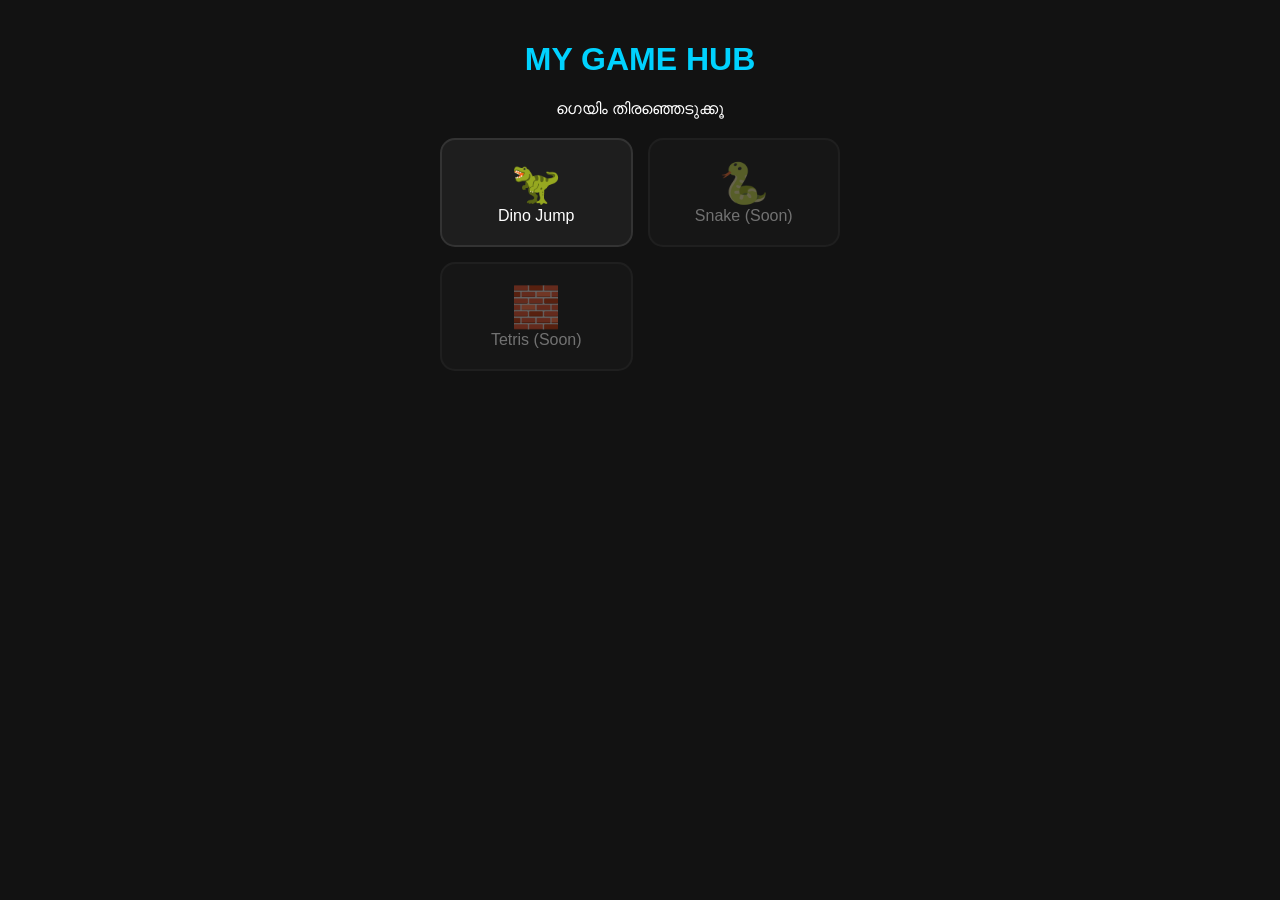
<file: Index.html>
<!DOCTYPE html>
<html lang="ml">
<head>
    <meta charset="UTF-8">
    <meta name="viewport" content="width=device-width, initial-scale=1.0">
    <title>Game Hub</title>
    <style>
        body {
            font-family: sans-serif;
            background: #121212;
            color: white;
            margin: 0;
            padding: 20px;
            text-align: center;
        }
        h1 { color: #00d2ff; }
        .grid {
            display: grid;
            grid-template-columns: 1fr 1fr;
            gap: 15px;
            max-width: 400px;
            margin: 20px auto;
        }
        .card {
            background: #1e1e1e;
            padding: 20px;
            border-radius: 15px;
            text-decoration: none;
            color: white;
            border: 2px solid #333;
            transition: 0.3s;
        }
        .card:active { transform: scale(0.95); background: #333; }
        .icon { font-size: 40px; }
        .locked { opacity: 0.4; }
    </style>
</head>
<body>

    <h1>MY GAME HUB</h1>
    <p>ഗെയിം തിരഞ്ഞെടുക്കൂ</p>

    <div class="grid">
        <a href="dino.html" class="card">
            <div class="icon">🦖</div>
            <div>Dino Jump</div>
        </a>

        <div class="card locked">
            <div class="icon">🐍</div>
            <div>Snake (Soon)</div>
        </div>
        
        <div class="card locked">
            <div class="icon">🧱</div>
            <div>Tetris (Soon)</div>
        </div>
    </div>

</body>
</html>
</file>
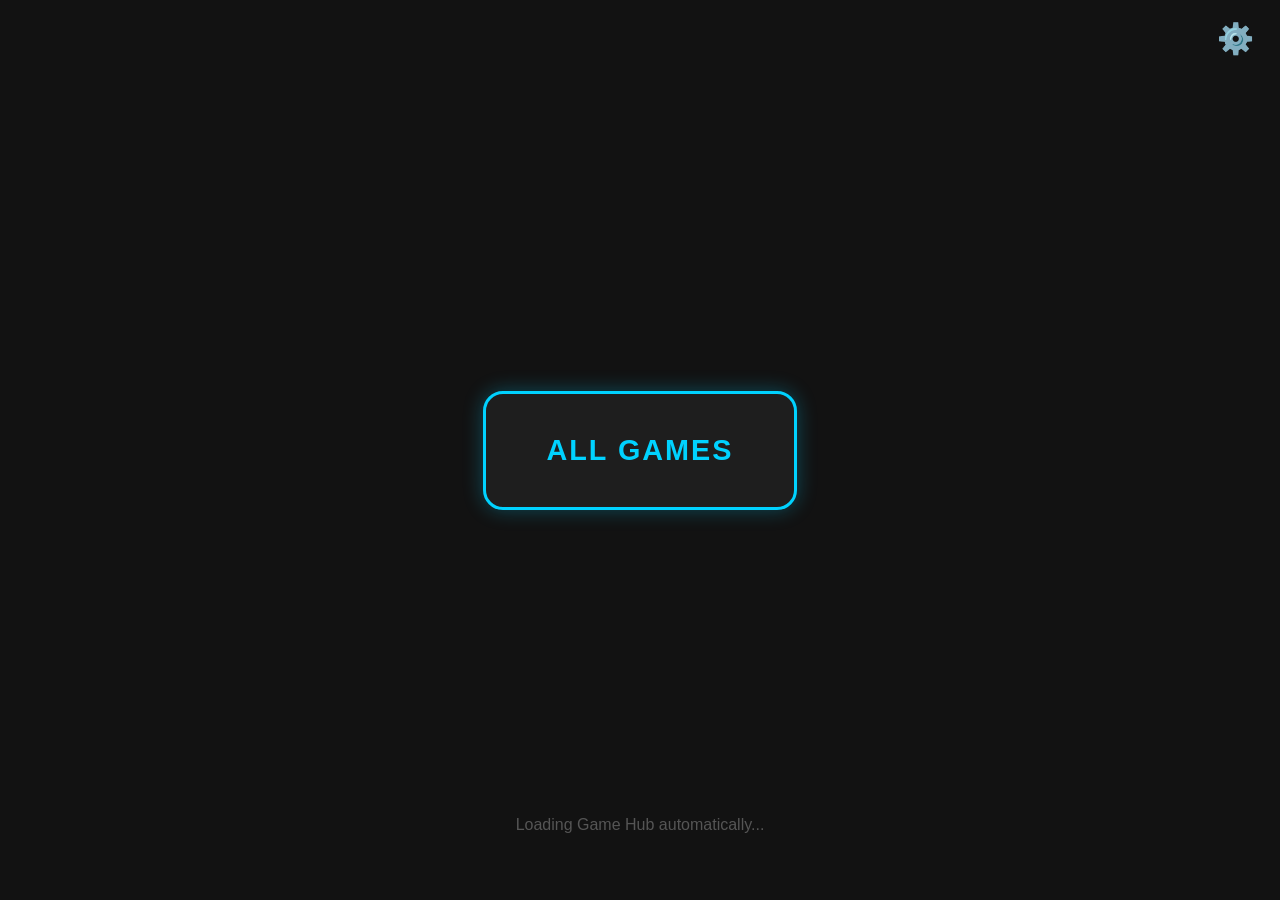
<file: index.html>
<!DOCTYPE html>
<html lang="en">
<head>
    <meta charset="UTF-8">
    <meta name="viewport" content="width=device-width, initial-scale=1.0">
    
    <meta name="apple-mobile-web-app-capable" content="yes">
    <meta name="mobile-web-app-capable" content="yes">
    <meta name="apple-mobile-web-app-status-bar-style" content="black">
    <title>Tic Tac Toe</title>
    
    <style>
        ...
    </style>
</head>
<body>
    <title>Game Hub - Welcome</title>
    <style>
        body {
            margin: 0; padding: 0;
            background: #121212;
            display: flex;
            align-items: center;
            justify-content: center;
            height: 100vh;
            font-family: sans-serif;
            overflow: hidden;
        }
        .welcome-box {
            padding: 40px 60px;
            background: #1e1e1e;
            border: 3px solid #00d2ff;
            border-radius: 20px;
            text-decoration: none;
            box-shadow: 0 0 20px rgba(0, 210, 255, 0.3);
            transition: 0.3s;
            text-align: center;
            cursor: pointer;
        }
        .welcome-box:active { transform: scale(0.9); }
        .welcome-box h2 {
            margin: 0;
            color: #00d2ff;
            font-size: 1.8rem;
            text-transform: uppercase;
            letter-spacing: 2px;
        }
        .footer-text { color: #555; margin-top: 15px; position: absolute; bottom: 50px; }

        .settings-btn {
            position: absolute; top: 20px; right: 20px;
            background: none; border: none; cursor: pointer; font-size: 30px;
            z-index: 100;
        }
        #settingsMenu {
            display: none; position: fixed; top: 0; left: 0; width: 100%; height: 100%;
            background: rgba(0,0,0,0.9); z-index: 1000;
            align-items: center; justify-content: center; color: white;
        }
        .menu-content {
            background: #222; padding: 30px; border-radius: 20px;
            border: 2px solid #00d2ff; text-align: center; width: 250px;
        }
        .toggle-btn {
            background: #4CAF50; border: none; padding: 10px 20px;
            border-radius: 5px; font-weight: bold; cursor: pointer; min-width: 80px;
            color: white;
        }
        .close-btn {
            background: none; border: 1px solid white; color: white; 
            padding: 8px 20px; border-radius: 5px; cursor: pointer; margin-top: 20px;
        }
    </style>
    <link rel="manifest" href="manifest.json">
    <script>
      if ('serviceWorker' in navigator) {
        window.addEventListener('load', () => {
          navigator.serviceWorker.register('./sw.js')
            .then(reg => console.log('Service Worker Registered'))
            .catch(err => console.log('Service Worker Failed', err));
        });
      }
    </script>
</head>
<body>

    <button class="settings-btn" onclick="openSettings()">⚙️</button>

    <div class="welcome-box" onclick="startExperience()">
        <h2>ALL GAMES</h2>
    </div>

    <p class="footer-text">Loading Game Hub automatically...</p>

    <div id="settingsMenu">
        <div class="menu-content">
            <h2 style="color:#00d2ff">SETTINGS</h2>
            <div style="margin: 30px 0; display: flex; justify-content: space-between; align-items: center;">
                <span>Music & Sound</span>
                <button id="musicToggle" class="toggle-btn" onclick="toggleMusic()">ON</button>
            </div>
            <button class="close-btn" onclick="closeSettings()">CLOSE</button>
        </div>
    </div>

    <script>
        const settingsMenu = document.getElementById('settingsMenu');
        const musicToggle = document.getElementById('musicToggle');
        
        const bgMusic = new Audio('bgm.mp3');
        bgMusic.loop = true;
        let musicEnabled = true;

        if(localStorage.getItem('musicPref') === 'off') {
            musicEnabled = false;
            musicToggle.innerText = "OFF";
            musicToggle.style.background = "#00d2ff";
        }

        // Automatic redirect after 3 seconds
        setTimeout(function() {
            startExperience();
        }, 3000);

        function startExperience() {
            if (musicEnabled) {
                bgMusic.play().then(() => {
                    window.location.href = "home.html";
                }).catch(e => {
                    window.location.href = "home.html";
                });
            } else {
                window.location.href = "home.html";
            }
        }

        function openSettings() { settingsMenu.style.display = 'flex'; }
        function closeSettings() { settingsMenu.style.display = 'none'; }
        
        function toggleMusic() {
            musicEnabled = !musicEnabled;
            musicToggle.innerText = musicEnabled ? "ON" : "OFF";
            musicToggle.style.background = musicEnabled ? "#4CAF50" : "#00d2ff";
            localStorage.setItem('musicPref', musicEnabled ? 'on' : 'off');
        }
    </script>

</body>
</html>
</file>
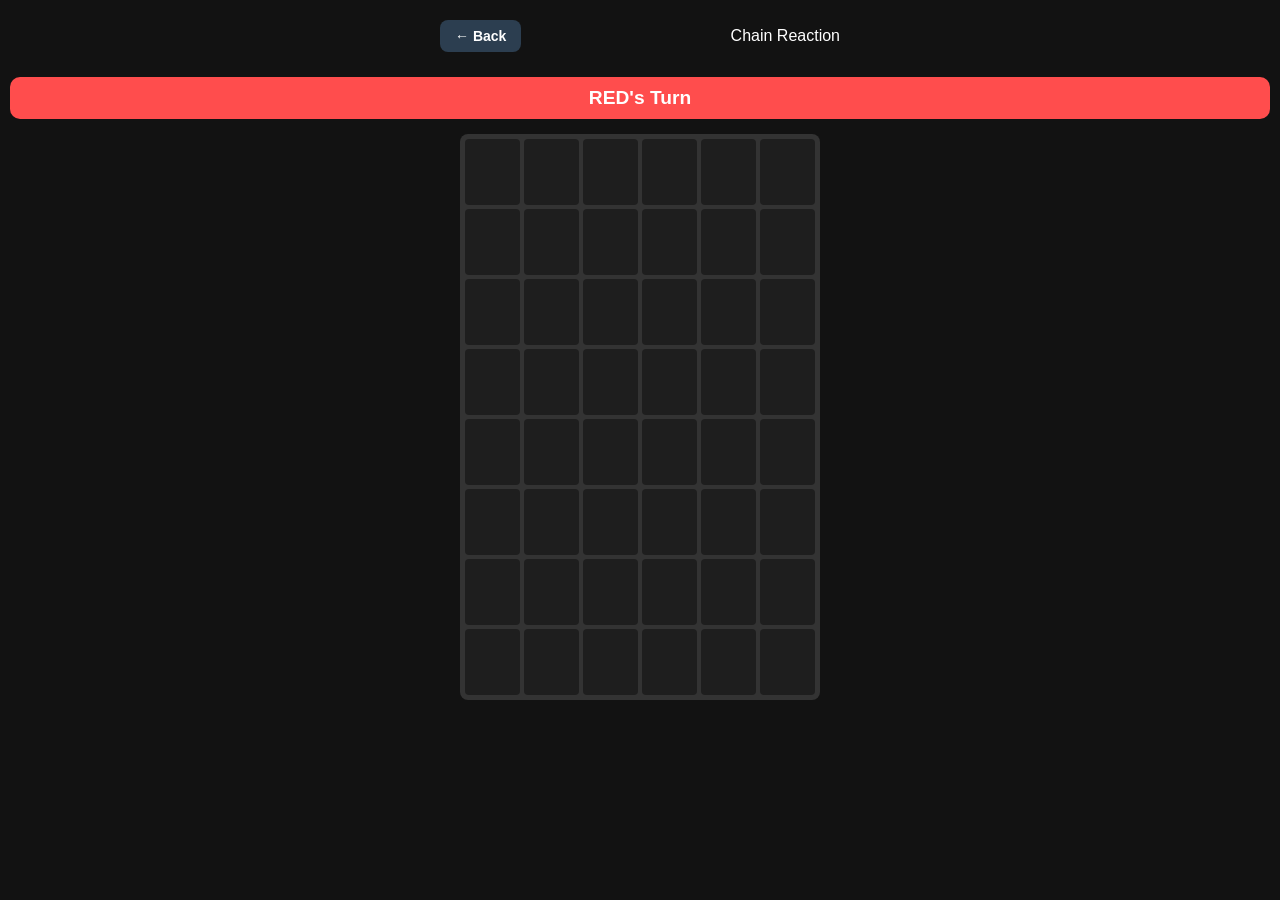
<file: chain.html>
<!DOCTYPE html>
<html lang="en">
<head>
    <meta charset="UTF-8">
    <meta name="viewport" content="width=device-width, initial-scale=1.0">
    <title>Chain Reaction - Game Hub</title>
    <style>
        body { font-family: sans-serif; background: #121212; color: white; text-align: center; margin: 0; padding: 10px; overflow: hidden; }
        .nav-bar { display: flex; justify-content: space-between; align-items: center; padding: 10px 20px; max-width: 400px; margin: 0 auto; }
        .back-btn { background: #2c3e50; color: white; border: none; padding: 8px 15px; border-radius: 8px; font-weight: bold; text-decoration: none; font-size: 14px; }
        
        .status-bar { margin: 15px 0; font-size: 1.2rem; font-weight: bold; padding: 10px; border-radius: 10px; transition: 0.3s; }
        .red-turn { background: #ff4d4d; color: white; }
        .green-turn { background: #2ecc71; color: white; }

        .grid { 
            display: grid; 
            grid-template-columns: repeat(6, 1fr); 
            gap: 4px; 
            max-width: 350px; 
            margin: 0 auto; 
            background: #333; 
            padding: 5px; 
            border-radius: 8px;
        }
        .cell { 
            aspect-ratio: 1/1.2; 
            background: #1e1e1e; 
            border-radius: 4px; 
            display: flex; 
            align-items: center; 
            justify-content: center; 
            cursor: pointer; 
            position: relative;
            transition: 0.2s;
        }
        .atom {
            width: 15px; height: 15px; border-radius: 50%; position: absolute;
            transition: 0.3s all ease;
        }
        .red-atom { background: #ff4d4d; box-shadow: 0 0 10px #ff4d4d; }
        .green-atom { background: #2ecc71; box-shadow: 0 0 10px #2ecc71; }
        
        .winner-overlay { position: fixed; top: 0; left: 0; width: 100%; height: 100%; background: rgba(0,0,0,0.85); display: none; flex-direction: column; align-items: center; justify-content: center; z-index: 100; }
        .reset-btn { margin-top: 20px; padding: 12px 30px; background: #00d2ff; border: none; border-radius: 8px; font-weight: bold; cursor: pointer; }
    </style>
</head>
<body>

    <div class="nav-bar">
        <a href="index.html" class="back-btn">← Back</a>
        <span>Chain Reaction</span>
    </div>

    <div id="turnIndicator" class="status-bar red-turn">Red's Turn</div>

    <div class="grid" id="gameGrid"></div>

    <div id="winnerOverlay" class="winner-overlay">
        <h1 id="winnerText">Winner!</h1>
        <button class="reset-btn" onclick="initGame()">Play Again</button>
    </div>

    <script>
        const ROWS = 8, COLS = 6;
        let board = [];
        let currentPlayer = 'red';
        let isExploding = false;
        let moveCount = 0;

        function initGame() {
            const grid = document.getElementById('gameGrid');
            grid.innerHTML = '';
            board = [];
            currentPlayer = 'red';
            moveCount = 0;
            isExploding = false;
            document.getElementById('winnerOverlay').style.display = 'none';
            updateTurnUI();

            for (let r = 0; r < ROWS; r++) {
                board[r] = [];
                for (let c = 0; c < COLS; c++) {
                    board[r][c] = { owner: null, count: 0, capacity: getCapacity(r, c) };
                    const cell = document.createElement('div');
                    cell.className = 'cell';
                    cell.id = `cell-${r}-${c}`;
                    cell.onclick = () => handleMove(r, c);
                    grid.appendChild(cell);
                }
            }
        }

        function getCapacity(r, c) {
            let cap = 4;
            if ((r === 0 || r === ROWS - 1) && (c === 0 || c === COLS - 1)) cap = 2; // Corners
            else if (r === 0 || r === ROWS - 1 || c === 0 || c === COLS - 1) cap = 3; // Edges
            return cap;
        }

        async function handleMove(r, c) {
            if (isExploding || (board[r][c].owner && board[r][c].owner !== currentPlayer)) return;

            moveCount++;
            await addAtom(r, c, currentPlayer);
            
            if (!isExploding) {
                checkWinner();
                currentPlayer = currentPlayer === 'red' ? 'green' : 'red';
                updateTurnUI();
            }
        }

        async function addAtom(r, c, player) {
            board[r][c].owner = player;
            board[r][c].count++;
            drawCell(r, c);

            if (board[r][c].count >= board[r][c].capacity) {
                isExploding = true;
                await explode(r, c);
            }
        }

        async function explode(r, c) {
            const player = board[r][c].owner;
            board[r][c].count = 0;
            board[r][c].owner = null;
            drawCell(r, c);

            const neighbors = [
                [r - 1, c], [r + 1, c], [r, c - 1], [r, c + 1]
            ];

            const promises = [];
            for (let [nr, nc] of neighbors) {
                if (nr >= 0 && nr < ROWS && nc >= 0 && nc < COLS) {
                    promises.push(new Promise(resolve => {
                        setTimeout(async () => {
                            await addAtom(nr, nc, player);
                            resolve();
                        }, 150);
                    }));
                }
            }
            await Promise.all(promises);
            isExploding = false;
            checkWinner();
            if (!isExploding) {
                currentPlayer = currentPlayer === 'red' ? 'green' : 'red';
                updateTurnUI();
            }
        }

        function drawCell(r, c) {
            const cell = document.getElementById(`cell-${r}-${c}`);
            cell.innerHTML = '';
            const data = board[r][c];
            for (let i = 0; i < data.count; i++) {
                const atom = document.createElement('div');
                atom.className = `atom ${data.owner}-atom`;
                // Simple positioning for atoms
                if (i === 0) atom.style.top = '10px';
                if (i === 1) atom.style.bottom = '10px';
                if (i === 2) atom.style.left = '5px';
                cell.appendChild(atom);
            }
        }

        function updateTurnUI() {
            const indicator = document.getElementById('turnIndicator');
            indicator.innerText = `${currentPlayer.toUpperCase()}'s Turn`;
            indicator.className = `status-bar ${currentPlayer}-turn`;
        }

        function checkWinner() {
            if (moveCount < 2) return;
            let red = 0, green = 0;
            for (let r = 0; r < ROWS; r++) {
                for (let c = 0; c < COLS; c++) {
                    if (board[r][c].owner === 'red') red++;
                    if (board[r][c].owner === 'green') green++;
                }
            }
            if (red === 0 || green === 0) {
                const winner = red > 0 ? 'RED' : 'GREEN';
                document.getElementById('winnerText').innerText = `${winner} WINS!`;
                document.getElementById('winnerOverlay').style.display = 'flex';
                gameActive = false;
            }
        }

        initGame();
    </script>
</body>
</html>
</file>
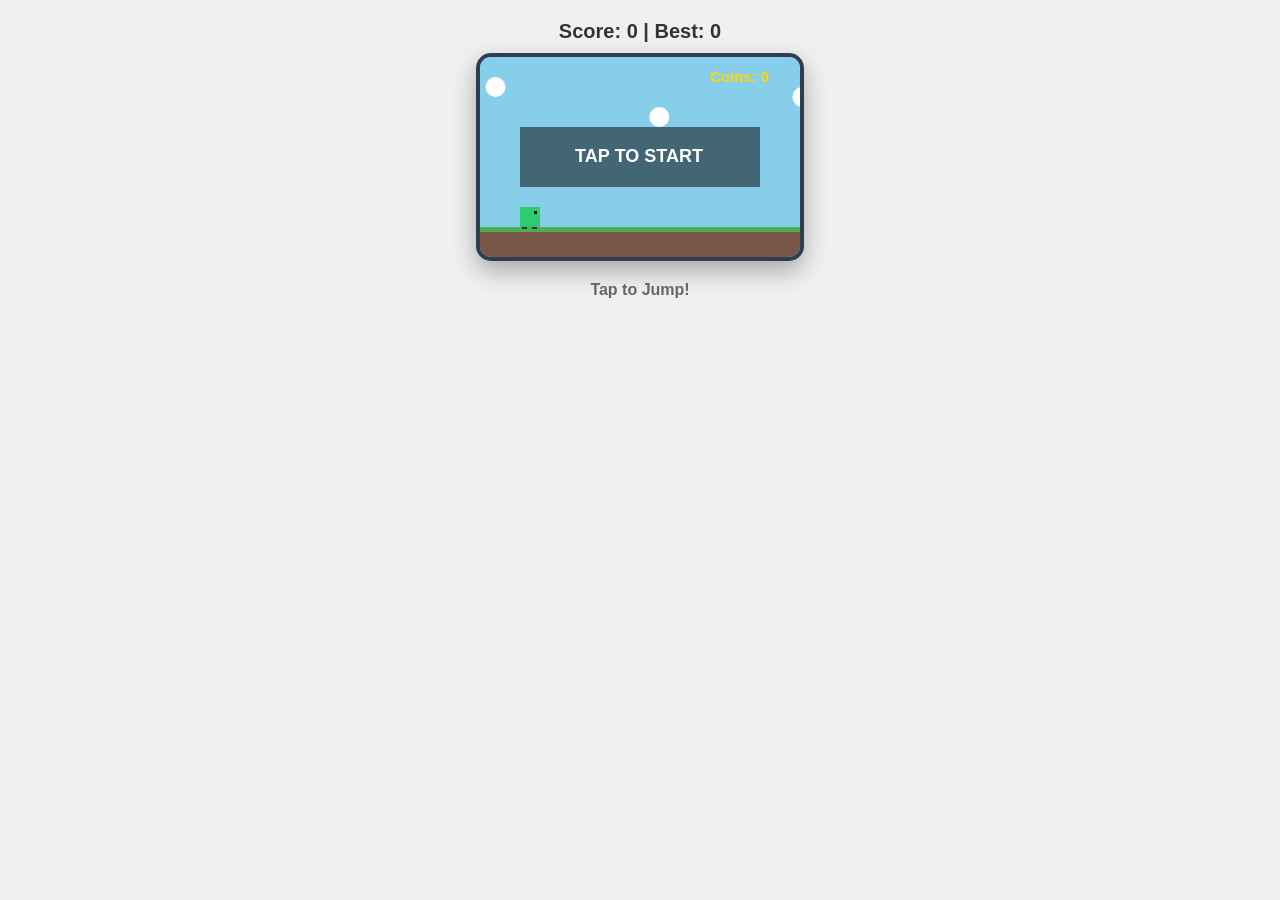
<file: Dino.html>
<!DOCTYPE html>
<html lang="en">
<head>
    <meta charset="UTF-8">
    <meta name="viewport" content="width=device-width, initial-scale=1.0, maximum-scale=1.0, user-scalable=no">
    <title>Dino Jump Pro</title>
    
    <style>
        body { text-align: center; font-family: Arial; margin: 0; padding-top: 20px; background-color: #f0f0f0; overflow: hidden; touch-action: manipulation; -webkit-user-select: none; }
        .score-board { font-size: 20px; font-weight: bold; margin-bottom: 10px; color: #333; }
        canvas { border: 4px solid #2c3e50; background: #87CEEB; border-radius: 15px; box-shadow: 0px 10px 25px rgba(0,0,0,0.3); max-width: 95%; height: auto; }
        p { color: #666; font-weight: bold; }
    </style>
</head>
<body>

    <div class="score-board">Score: <span id="scoreVal">0</span> | Best: <span id="highScoreVal">0</span></div>
    <canvas id="gameCanvas" width="320" height="200"></canvas>
    <p>Tap to Jump!</p>

    <script>
        const canvas = document.getElementById("gameCanvas");
        const ctx = canvas.getContext("2d");
        const scoreDisplay = document.getElementById("scoreVal");
        const highScoreDisplay = document.getElementById("highScoreVal");

        let x, y, dy, isJumping, score, coins, obsX, obsY, obsSpeed, clouds, gameState;
        let coinX, coinY, coinActive;
        const START = 0, PLAY = 1, OVER = 2;

        function resetGame() {
            x = 40; y = 150; dy = 0; isJumping = false; 
            score = 0; coins = 0;
            scoreDisplay.innerText = score;
            obsX = 400; obsY = 155; obsSpeed = 3.5;
            
            // Coins screen-il idayil idayil varanulla initial setup
            coinX = 250; 
            coinY = 130; 
            coinActive = true; 
            
            gameState = START;
            clouds = [{x: 50, y: 30, s: 0.5}, {x: 200, y: 60, s: 0.3}, {x: 350, y: 40, s: 0.4}];
            highScoreDisplay.innerText = localStorage.getItem("highScore") || 0;
        }

        function drawDino(px, py) {
            ctx.fillStyle = "#2ecc71"; ctx.fillRect(px, py, 20, 20);
            ctx.fillStyle = "black"; ctx.fillRect(px + 14, py + 4, 3, 3);
            ctx.fillStyle = "#333"; ctx.fillRect(px + 2, py + 20, 5, 2); ctx.fillRect(px + 12, py + 20, 5, 2);
        }

        function draw() {
            ctx.fillStyle = "#87CEEB"; ctx.fillRect(0, 0, canvas.width, canvas.height);
            
            ctx.fillStyle = "white"; clouds.forEach(c => {
                ctx.beginPath(); ctx.arc(c.x, c.y, 10, 0, Math.PI * 2); ctx.fill();
                if (gameState !== OVER) { c.x -= c.s; if (c.x < -30) c.x = 350; }
            });

            ctx.fillStyle = "#795548"; ctx.fillRect(0, 170, canvas.width, 30);
            ctx.fillStyle = "#4CAF50"; ctx.fillRect(0, 170, canvas.width, 5);

            // Coin Text and UI
            ctx.fillStyle = "#FFD700";
            ctx.font = "bold 15px Arial";
            ctx.fillText("Coins: " + coins, 230, 25);

            if (gameState === START) {
                drawDino(x, y);
                ctx.fillStyle = "rgba(0,0,0,0.5)"; ctx.fillRect(40, 70, 240, 60);
                ctx.fillStyle = "white"; ctx.font = "bold 18px Arial"; ctx.fillText("TAP TO START", 95, 105);
            } else if (gameState === PLAY) {
                drawDino(x, y);

                // Obstacle Logic
                ctx.fillStyle = "#1b5e20"; ctx.fillRect(obsX, obsY, 15, 25);
                obsX -= obsSpeed; 
                if (obsX < -25) { 
                    obsX = 350 + Math.random() * 100; 
                    score++; 
                    scoreDisplay.innerText = score; 
                    obsSpeed += 0.08; 
                }

                // Continuous Coin Logic
                if (coinActive) {
                    ctx.fillStyle = "#FFD700";
                    ctx.beginPath();
                    ctx.arc(coinX, coinY, 8, 0, Math.PI * 2);
                    ctx.fill();
                    ctx.strokeStyle = "#B8860B";
                    ctx.stroke();
                    coinX -= obsSpeed; // Obstacle-inte athe speed-il coin varum
                    
                    // Collision with Coin
                    if (x < coinX + 8 && x + 20 > coinX - 8 && y < coinY + 8 && y + 20 > coinY - 8) {
                        coins++;
                        score += 10; // 10 points per coin
                        scoreDisplay.innerText = score;
                        coinActive = false; // Collect ചെയ്താൽ അപ്രത്യക്ഷമാകും
                    }
                }
                
                // കോയിൻ പോയിക്കഴിഞ്ഞാൽ അല്ലെങ്കിൽ സ്ക്രീനിന് പുറത്തായാൽ പെട്ടെന്ന് അടുത്തത് വരാൻ
                if (coinX < -20 || !coinActive) {
                    coinX = obsX + 150 + Math.random() * 200; // Obstacle-ൽ നിന്ന് നിശ്ചിത ദൂരത്തിൽ അടുത്ത കോയിൻ
                    coinY = 100 + Math.random() * 50; 
                    coinActive = true;
                }

                if (isJumping) { y += dy; dy += 0.6; if (y >= 150) { y = 150; isJumping = false; } }
                
                if (x < obsX + 15 && x + 20 > obsX && y < obsY + 25 && y + 20 > obsY) {
                    if (score > (parseInt(localStorage.getItem("highScore")) || 0)) {
                        localStorage.setItem("highScore", score);
                    }
                    gameState = OVER;
                }
            } else if (gameState === OVER) {
                drawDino(x, y);
                ctx.fillStyle = "rgba(0,0,0,0.7)"; ctx.fillRect(40, 65, 240, 70);
                ctx.fillStyle = "white"; 
                ctx.font = "bold 25px Arial"; 
                ctx.fillText("നീ ചത്തു", 110, 105); 
            }
            requestAnimationFrame(draw);
        }

        window.addEventListener("touchstart", function(e) {
            e.preventDefault();
            if (gameState === START) gameState = PLAY;
            else if (gameState === PLAY && !isJumping) { dy = -9.5; isJumping = true; }
            else if (gameState === OVER) resetGame();
        }, { passive: false });

        resetGame(); draw();
    </script>
</body>
</html>
</file>
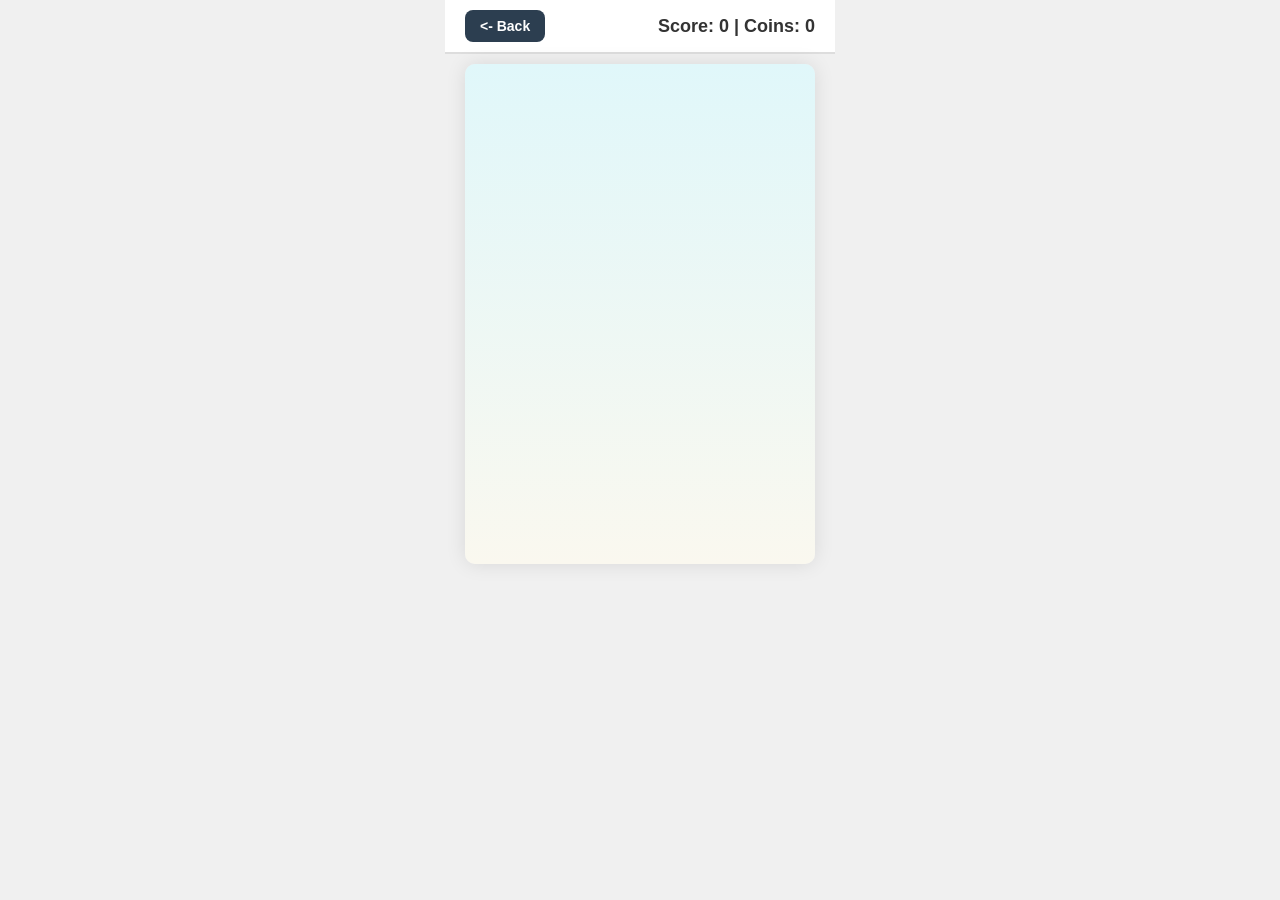
<file: doodle.html>
<!DOCTYPE html>
<html lang="en">
<head>
    <meta charset="UTF-8">
    <meta name="viewport" content="width=device-width, initial-scale=1.0, maximum-scale=1.0, user-scalable=no">
    <title>Doodle Jump Pro</title>
    <style>
        body { text-align: center; font-family: sans-serif; margin: 0; background-color: #f0f0f0; overflow: hidden; touch-action: none; -webkit-user-select: none; }
        .nav-bar { display: flex; justify-content: space-between; align-items: center; padding: 10px 20px; max-width: 350px; margin: 0 auto; background: #fff; border-bottom: 2px solid #ddd; }
        .back-btn { background: #2c3e50; color: white; border: none; padding: 8px 15px; border-radius: 8px; font-weight: bold; text-decoration: none; font-size: 14px; }
        canvas { display: block; margin: 10px auto; background: linear-gradient(#e0f7fa, #faf8ef); box-shadow: 0 0 20px rgba(0,0,0,0.1); border-radius: 10px; }
        #score { font-weight: bold; color: #333; font-size: 18px; }
    </style>
</head>
<body>

    <div class="nav-bar">
        <a href="home.html" class="back-btn"><- Back</a>
        <div id="score">Score: 0 | Coins: 0</div>
    </div>
    
    <canvas id="doodleCanvas" width="350" height="500"></canvas>

    <script>
        const canvas = document.getElementById("doodleCanvas");
        const ctx = canvas.getContext("2d");
        const scoreDisplay = document.getElementById("score");

        // Audio Assets
        const jumpSound = new Audio('jump.mp3');
        const coinSound = new Audio('coin.mp3');
        const gameOverSound = new Audio('gameover.mp3');

        let player = { x: 155, y: 350, width: 35, height: 35, dy: 0, jump: -10 };
        let platforms = [];
        let coins = [];
        let score = 0;
        let totalCoins = 0;
        let gravity = 0.35;
        let gameState = "PLAY";

        function initGame() {
            platforms = [];
            coins = [];
            score = 0;
            totalCoins = 0;
            player.x = 155;
            player.y = 350;
            player.dy = 0;
            updateScoreDisplay();
            for (let i = 0; i < 7; i++) {
                addPlatform(i * 80);
            }
        }

        function addPlatform(yPos) {
            let platX = Math.random() * (canvas.width - 65);
            // Platforms start moving only after 30 coins
            let shouldMove = (totalCoins >= 30) && (Math.random() > 0.6);
            
            platforms.push({ 
                x: platX, 
                y: yPos, 
                width: 65, 
                height: 12,
                isMoving: shouldMove,
                speed: Math.random() > 0.5 ? 1.8 : -1.8
            });

            if (Math.random() > 0.4) {
                coins.push({ x: platX + 25, y: yPos - 25, radius: 8, active: true });
            }
        }

        function updateScoreDisplay() {
            scoreDisplay.innerText = "Score: " + score + " | Coins: " + totalCoins;
        }

        // Improved Sensitivity Logic
        document.addEventListener("touchmove", (e) => {
            if (gameState !== "PLAY") return;
            e.preventDefault();
            let rect = canvas.getBoundingClientRect();
            let touchX = e.touches[0].clientX - rect.left;
            
            // Player follows finger more accurately
            player.x = touchX - player.width / 2;
        }, { passive: false });

        canvas.addEventListener("click", () => {
            if (gameState === "OVER") {
                initGame();
                gameState = "PLAY";
            }
        });

        function update() {
            if (gameState !== "PLAY") return;

            player.dy += gravity;
            player.y += player.dy;

            // Screen Wrapping
            if (player.x + player.width < 0) player.x = canvas.width;
            if (player.x > canvas.width) player.x = -player.width;

            // Platform Collision & Movement
            platforms.forEach(p => {
                if (p.isMoving) {
                    p.x += p.speed;
                    if (p.x < 0 || p.x + p.width > canvas.width) p.speed *= -1;
                }
                
                if (player.dy > 0 && player.x + player.width > p.x && player.x < p.x + p.width &&
                    player.y + player.height > p.y && player.y + player.height < p.y + p.height + player.dy) {
                    player.dy = player.jump;
                    jumpSound.play();
                }
            });

            // Coin Collection
            coins.forEach(c => {
                if (c.active && player.x < c.x + c.radius && player.x + player.width > c.x - c.radius &&
                    player.y < c.y + c.radius && player.y + player.height > c.y - c.radius) {
                    c.active = false;
                    totalCoins++;
                    score += 50;
                    updateScoreDisplay();
                    coinSound.play();
                }
            });

            // Camera Scrolling
            if (player.y < canvas.height / 2.5) {
                let diff = canvas.height / 2.5 - player.y;
                player.y = canvas.height / 2.5;
                score += 1;
                updateScoreDisplay();

                platforms.forEach(p => {
                    p.y += diff;
                    if (p.y > canvas.height) {
                        platforms.splice(platforms.indexOf(p), 1);
                        addPlatform(0);
                    }
                });
                coins.forEach(c => c.y += diff);
            }

            if (player.y > canvas.height) {
                gameState = "OVER";
                gameOverSound.play();
</file>
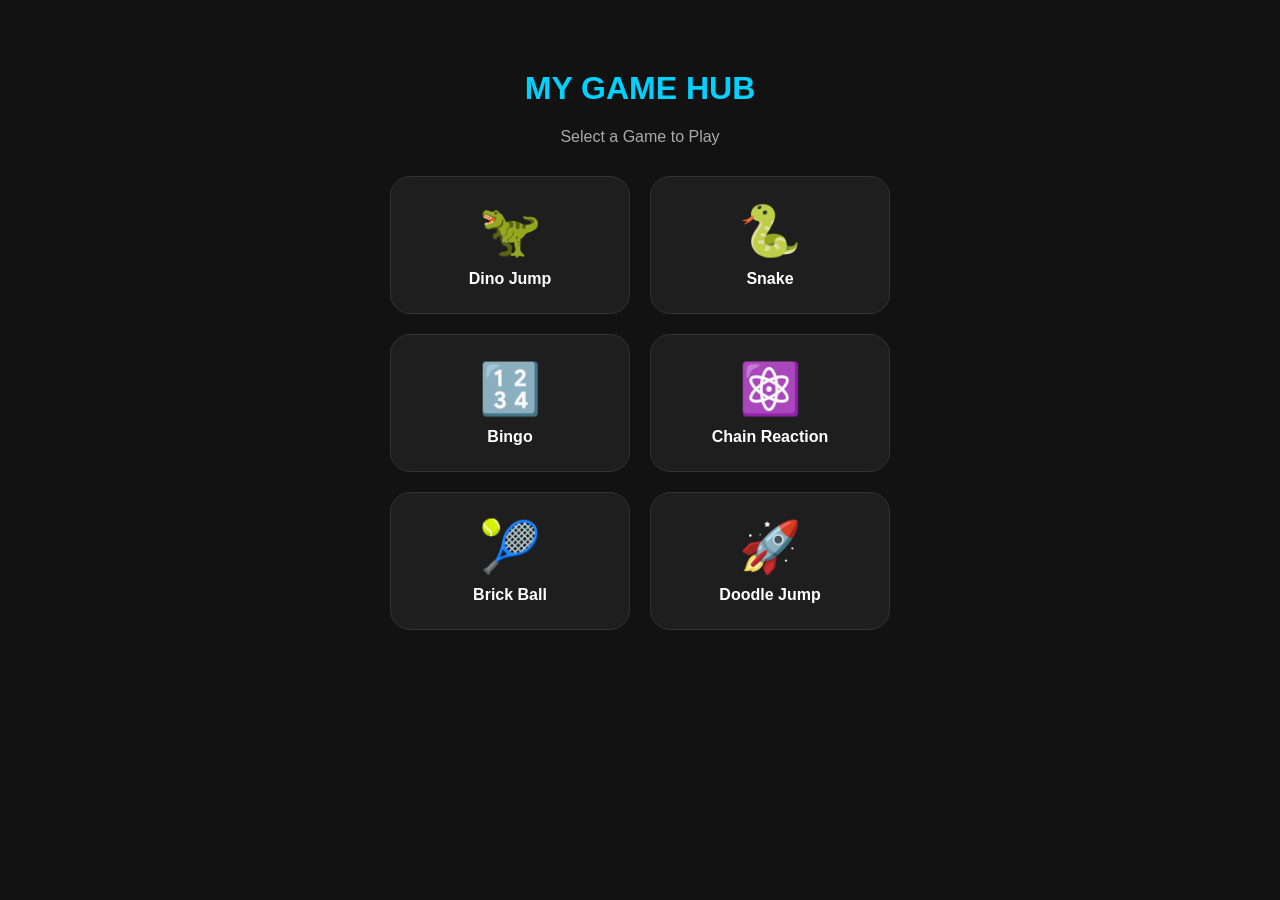
<file: home.html>
<!DOCTYPE html>
<html lang="en">
<head>
    <meta charset="UTF-8">
    <meta name="viewport" content="width=device-width, initial-scale=1.0">
    <title>My Game Hub</title>
    <style>
        body { font-family: sans-serif; background: #121212; color: white; text-align: center; margin: 0; padding: 20px; }
        h1 { color: #00d2ff; margin-top: 50px; text-transform: uppercase; }
        p { color: #aaa; margin-bottom: 30px; }
        .grid { display: grid; grid-template-columns: repeat(2, 1fr); gap: 20px; max-width: 500px; margin: auto; }
        .card { background: #1e1e1e; padding: 25px; border-radius: 20px; text-decoration: none; color: white; transition: 0.3s; border: 1px solid #333; }
        .card:active { transform: scale(0.95); background: #333; }
        .icon { font-size: 50px; margin-bottom: 10px; }
        .title { font-weight: bold; }
    </style>
</head>
<body>

    <h1>MY GAME HUB</h1>
    <p>Select a Game to Play</p>

    <div class="grid">
        <a href="dino.html" class="card"><div class="icon">🦖</div><div class="title">Dino Jump</div></a>
        <a href="snake.html" class="card"><div class="icon">🐍</div><div class="title">Snake</div></a>
        <a href="bingo.html" class="card"><div class="icon">🔢</div><div class="title">Bingo</div></a>
        <a href="chain.html" class="card"><div class="icon">⚛️</div><div class="title">Chain Reaction</div></a>
        <a href="brick.html" class="card"><div class="icon">🎾</div><div class="title">Brick Ball</div></a>
        <a href="doodle.html" class="card"><div class="icon">🚀</div><div class="title">Doodle Jump</div></a>
    </div>

    <script>
        // Music setup
        const bgMusic = new Audio('bgm.mp3');
        bgMusic.loop = true;

        // Try to play music automatically
        if (localStorage.getItem('musicPref') !== 'off') {
            bgMusic.play().catch(e => {
                console.log("Autoplay blocked. Tap anywhere to play.");
                document.addEventListener('click', () => {
                    bgMusic.play();
                }, { once: true });
            });
        }
    </script>
</body>
</html>
</file>
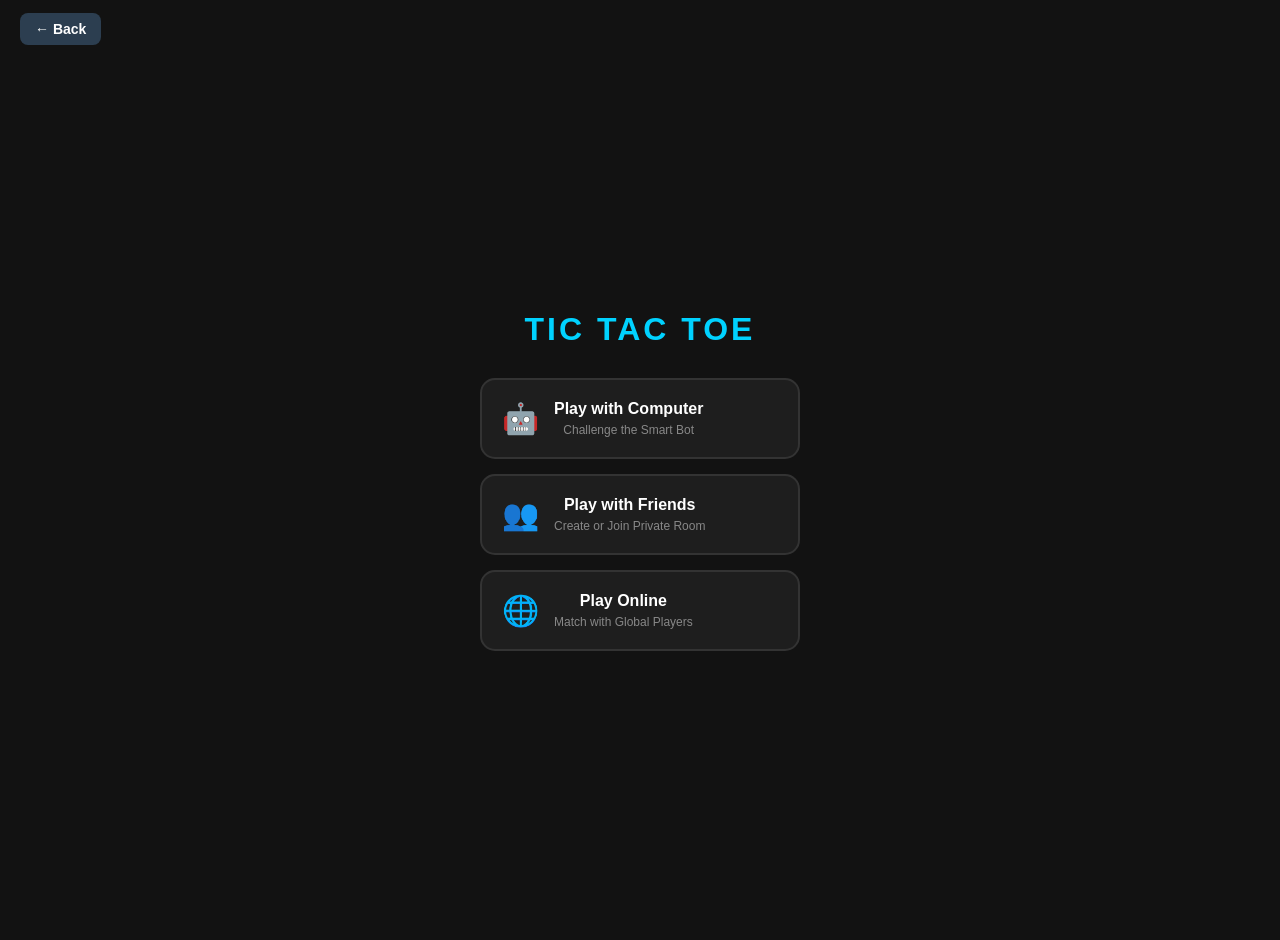
<file: tichome.html>
<!DOCTYPE html>
<html lang="en">
<head>
    <meta charset="UTF-8">
    <meta name="viewport" content="width=device-width, initial-scale=1.0">
    <title>Tic Tac Toe - Menu</title>
    <style>
        body { font-family: sans-serif; background: #121212; color: white; text-align: center; margin: 0; padding: 20px; display: flex; flex-direction: column; height: 100vh; justify-content: center; }
        .nav-bar { position: absolute; top: 20px; left: 20px; }
        .back-btn { background: #2c3e50; color: white; border: none; padding: 8px 15px; border-radius: 8px; font-weight: bold; text-decoration: none; font-size: 14px; }
        
        h1 { color: #00d2ff; text-transform: uppercase; letter-spacing: 3px; margin-bottom: 30px; }
        
        .menu-grid { display: flex; flex-direction: column; gap: 15px; max-width: 320px; margin: 0 auto; width: 100%; }
        .menu-card { 
            background: #1e1e1e; padding: 20px; border-radius: 15px; 
            text-decoration: none; color: white; border: 2px solid #333; 
            transition: 0.3s; display: flex; align-items: center; gap: 15px;
            cursor: pointer;
        }
        .menu-card:active { transform: scale(0.95); background: #222; border-color: #00d2ff; }
        .icon { font-size: 30px; }
        .info h3 { margin: 0; font-size: 16px; color: #fff; }
        .info p { margin: 5px 0 0; font-size: 12px; color: #888; }

        /* Modal for Room Code */
        #roomModal {
            display: none; position: fixed; top: 0; left: 0; width: 100%; height: 100%;
            background: rgba(0,0,0,0.9); z-index: 100; flex-direction: column; align-items: center; justify-content: center;
        }
        .modal-content { background: #1e1e1e; padding: 30px; border-radius: 20px; border: 1px solid #00d2ff; width: 80%; max-width: 300px; }
        input { width: 100%; padding: 12px; margin: 15px 0; border-radius: 8px; border: 1px solid #444; background: #121212; color: white; text-align: center; font-size: 18px; box-sizing: border-box; }
        .go-btn { background: #00d2ff; color: #121212; border: none; padding: 12px 25px; border-radius: 8px; font-weight: bold; width: 100%; cursor: pointer; }
    </style>
</head>
<body>

    <div class="nav-bar">
        <a href="home.html" class="back-btn">← Back</a>
    </div>

    <h1>Tic Tac Toe</h1>

    <div class="menu-grid">
        <div class="menu-card" onclick="goToGame('ai')">
            <div class="icon">🤖</div>
            <div class="info">
                <h3>Play with Computer</h3>
                <p>Challenge the Smart Bot</p>
            </div>
        </div>

        <div class="menu-card" onclick="showModal()">
            <div class="icon">👥</div>
            <div class="info">
                <h3>Play with Friends</h3>
                <p>Create or Join Private Room</p>
            </div>
        </div>

        <div class="menu-card" onclick="goToGame('public')">
            <div class="icon">🌐</div>
            <div class="info">
                <h3>Play Online</h3>
                <p>Match with Global Players</p>
            </div>
        </div>
    </div>

    <div id="roomModal">
        <div class="modal-content">
            <h3 style="margin:0;">Enter Room Code</h3>
            <input type="number" id="roomCode" placeholder="Ex: 1234">
            <button class="go-btn" onclick="joinRoom()">START GAME</button>
            <p onclick="hideModal()" style="margin-top:15px; font-size:12px; color:#ff4d4d; cursor:pointer;">Cancel</p>
        </div>
    </div>

    <script>
        function goToGame(mode) {
            window.location.href = `tictactoe.html?mode=${mode}`;
        }

        function showModal() { document.getElementById('roomModal').style.display = 'flex'; }
        function hideModal() { document.getElementById('roomModal').style.display = 'none'; }

        function joinRoom() {
            const code = document.getElementById('roomCode').value;
            if (code) {
                window.location.href = `tictactoe.html?mode=friend&room=${code}`;
            } else {
                alert("Please enter a code!");
            }
        }
    </script>
</body>
</html>
</file>
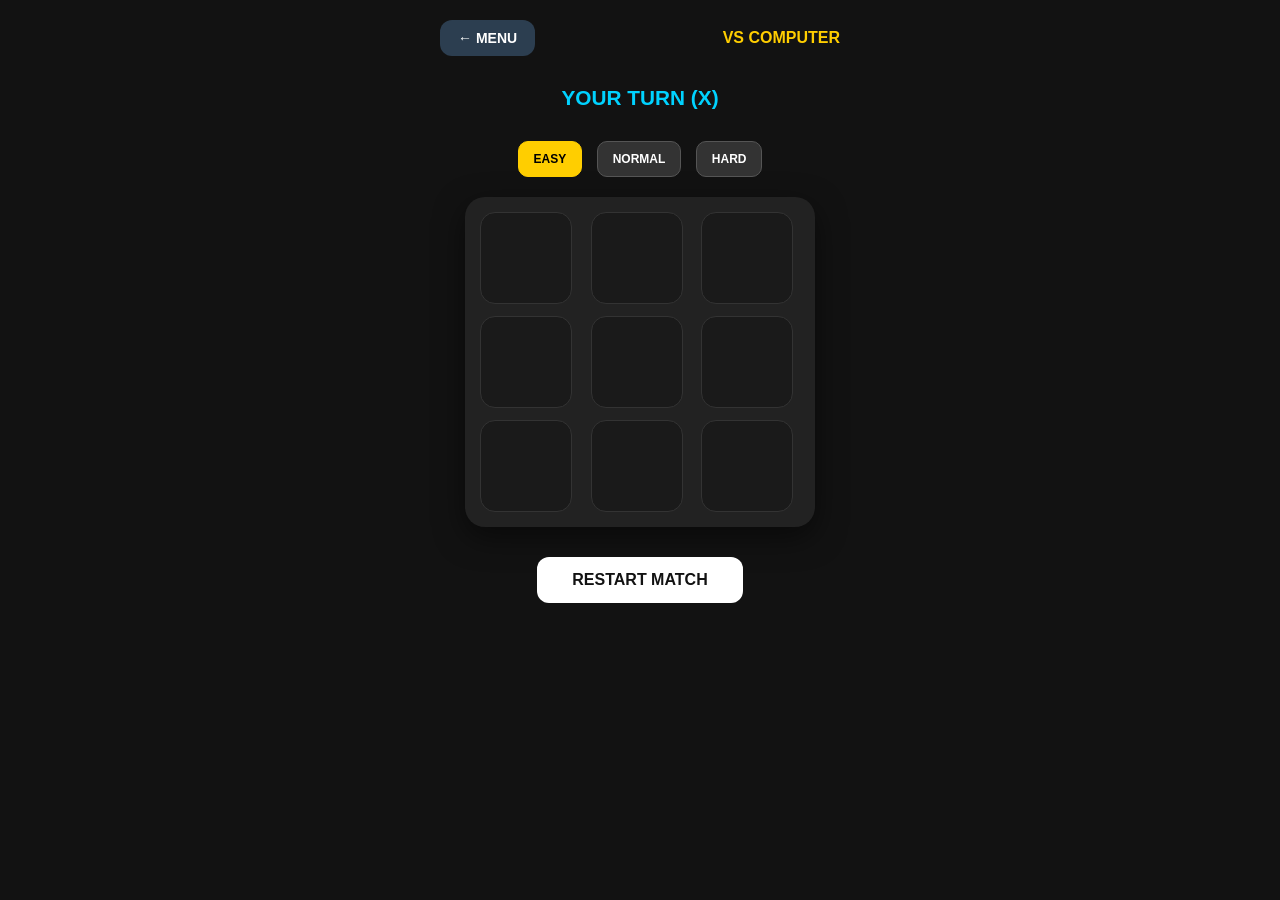
<file: tictactoe/computer.html>
<!DOCTYPE html>
<html lang="en">
<head>
    <meta charset="UTF-8">
    <meta name="viewport" content="width=device-width, initial-scale=1.0">
    <title>Tic Tac Toe - Player vs AI</title>
    <style>
        body { font-family: 'Segoe UI', sans-serif; background: #121212; color: white; text-align: center; margin: 0; padding: 10px; }
        .nav-bar { display: flex; justify-content: space-between; align-items: center; max-width: 400px; margin: 0 auto; padding: 10px; }
        .back-btn { background: #2c3e50; color: white; border: none; padding: 10px 18px; border-radius: 12px; text-decoration: none; font-size: 14px; font-weight: bold; }
        
        #status { font-size: 1.3rem; margin: 20px 0; font-weight: bold; height: 35px; color: #00d2ff; }
        
        /* Difficulty Selectors */
        .difficulty-container { margin-bottom: 20px; }
        .diff-btn { background: #333; color: white; border: 1px solid #555; padding: 10px 15px; margin: 0 5px; border-radius: 10px; cursor: pointer; font-size: 12px; font-weight: bold; transition: 0.3s; }
        .diff-btn.active { background: #ffce00; color: #000; border-color: #ffce00; }

        .board { display: grid; grid-template-columns: repeat(3, 1fr); gap: 12px; max-width: 320px; margin: 0 auto; background: #222; padding: 15px; border-radius: 20px; box-shadow: 0 10px 30px rgba(0,0,0,0.5); }
        .cell { width: 90px; height: 90px; background: #1a1a1a; border-radius: 15px; display: flex; align-items: center; justify-content: center; font-size: 2.5rem; font-weight: bold; cursor: pointer; transition: 0.2s; border: 1px solid #333; }
        .cell.x { color: #ff6b6b; }
        .cell.o { color: #00d2ff; }
        .cell.winner { background: #00d2ff !important; color: #121212 !important; box-shadow: 0 0 20px #00d2ff; animation: pulse 0.8s infinite; }
        
        @keyframes pulse { 0% { transform: scale(1); } 50% { transform: scale(1.05); } 100% { transform: scale(1); } }

        .controls { margin-top: 30px; }
        .restart-btn { background: #ffffff; color: #121212; border: none; padding: 14px 35px; border-radius: 12px; font-weight: bold; cursor: pointer; font-size: 16px; transition: 0.3s; }
        .restart-btn:active { transform: scale(0.95); }
    </style>
</head>
<body>

    <div class="nav-bar">
        <a href="../tichome.html" class="back-btn">← MENU</a>
        <span style="color:#ffce00; font-weight:bold;">VS COMPUTER</span>
    </div>

    <div id="status">YOUR TURN (X)</div>

    <div class="difficulty-container">
        <button class="diff-btn active" onclick="setDifficulty('easy', this)">EASY</button>
        <button class="diff-btn" onclick="setDifficulty('normal', this)">NORMAL</button>
        <button class="diff-btn" onclick="setDifficulty('hard', this)">HARD</button>
    </div>

    <div class="board" id="board">
        <div class="cell" onclick="handlePlayerMove(0)" id="c0"></div>
        <div class="cell" onclick="handlePlayerMove(1)" id="c1"></div>
        <div class="cell" onclick="handlePlayerMove(2)" id="c2"></div>
        <div class="cell" onclick="handlePlayerMove(3)" id="c3"></div>
        <div class="cell" onclick="handlePlayerMove(4)" id="c4"></div>
        <div class="cell" onclick="handlePlayerMove(5)" id="c5"></div>
        <div class="cell" onclick="handlePlayerMove(6)" id="c6"></div>
        <div class="cell" onclick="handlePlayerMove(7)" id="c7"></div>
        <div class="cell" onclick="handlePlayerMove(8)" id="c8"></div>
    </div>

    <div class="controls">
        <button class="restart-btn" onclick="resetGame()">RESTART MATCH</button>
    </div>

    <script>
        let board = Array(9).fill("");
        let gameActive = true;
        let difficulty = 'easy';
        let isAiThinking = false; // Turn Lock

        function setDifficulty(level, btn) {
            difficulty = level;
            document.querySelectorAll('.diff-btn').forEach(b => b.classList.remove('active'));
            btn.classList.add('active');
            resetGame();
        }

        function handlePlayerMove(i) {
            if (board[i] !== "" || !gameActive || isAiThinking) return;

            board[i] = "X";
            updateUI();
            
            if (!checkWin()) {
                isAiThinking = true;
                document.getElementById('status').innerText = "AI IS THINKING...";
                document.getElementById('status').style.color = "#555";
                setTimeout(aiMove, 800);
            }
        }

        function aiMove() {
            if (!gameActive) return;

            let move;
            if (difficulty === 'easy') {
                move = getRandomMove();
            } else if (difficulty === 'normal') {
                move = Math.random() > 0.5 ? getSmartMove() : getRandomMove();
            } else {
                move = getSmartMove(); // Minimax logic for Hard
            }

            if (move !== null) {
                board[move] = "O";
                updateUI();
                if (!checkWin()) {
                    isAiThinking = false;
                    document.getElementById('status').innerText = "YOUR TURN (X)";
                    document.getElementById('status').style.color = "#00d2ff";
                }
            }
        }

        function getRandomMove() {
            let available = board.map((v, i) => v === "" ? i : null).filter(v => v !== null);
            return available.length > 0 ? available[Math.floor(Math.random() * available.length)] : null;
        }

        function getSmartMove() {
            const wins = [[0,1,2],[3,4,5],[6,7,8],[0,3,6],[1,4,7],[2,5,8],[0,4,8],[2,4,6]];
            
            // 1. Try to win
            for (let c of wins) {
                let count = c.filter(idx => board[idx] === "O").length;
                let empty = c.filter(idx => board[idx] === "");
                if (count === 2 && empty.length === 1) return empty[0];
            }
            
            // 2. Block player
            for (let c of wins) {
                let count = c.filter(idx => board[idx] === "X").length;
                let empty = c.filter(idx => board[idx] === "");
                if (count === 2 && empty.length === 1) return empty[0];
            }
            
            // 3. Take center
            if (board[4] === "") return 4;
            
            return getRandomMove();
        }

        function updateUI() {
            board.forEach((val, i) => {
                const cell = document.getElementById('c' + i);
                cell.innerText = val;
                cell.className = 'cell ' + val.toLowerCase();
            });
        }

        function checkWin() {
            const wins = [[0,1,2],[3,4,5],[6,7,8],[0,3,6],[1,4,7],[2,5,8],[0,4,8],[2,4,6]];
            for (let c of wins) {
                if (board[c[0]] && board[c[0]] === board[c[1]] && board[c[0]] === board[c[2]]) {
                    const winner = board[c[0]];
                    document.getElementById('status').innerText = winner === "X" ? "YOU WON! 🎉" : "AI WON! 🤖";
                    document.getElementById('status').style.color = "#ffce00";
                    c.forEach(idx => document.getElementById('c' + idx).classList.add('winner'));
                    gameActive = false;
                    return true;
                }
            }
            if (!board.includes("")) {
                document.getElementById('status').innerText = "IT'S A DRAW! 🤝";
                document.getElementById('status').style.color = "#ffffff";
                gameActive = false;
                return true;
            }
            return false;
        }

        function resetGame() {
            board = Array(9).fill("");
            gameActive = true;
            isAiThinking = false;
            document.getElementById('status').innerText = "YOUR TURN (X)";
            document.getElementById('status').style.color = "#00d2ff";
            document.querySelectorAll('.cell').forEach(c => {
                c.classList.remove('winner');
                c.innerText = "";
            });
            updateUI();
        }
    </script>
</body>
</html>
</file>
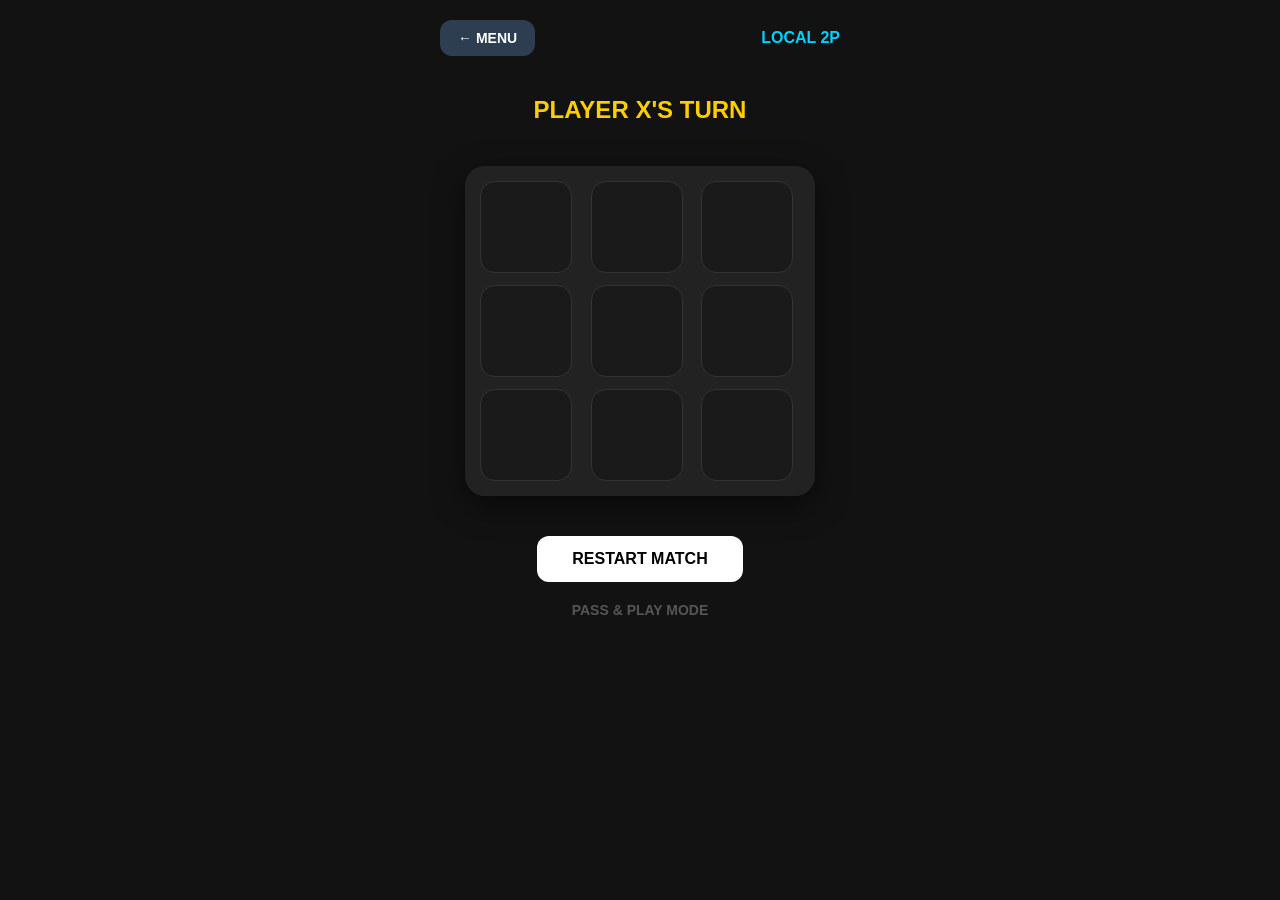
<file: tictactoe/local.html>
<!DOCTYPE html>
<html lang="en">
<head>
    <meta charset="UTF-8">
    <meta name="viewport" content="width=device-width, initial-scale=1.0">
    <title>Tic Tac Toe - Local Multiplayer</title>
    <style>
        body { font-family: 'Segoe UI', sans-serif; background: #121212; color: white; text-align: center; margin: 0; padding: 10px; }
        .nav-bar { display: flex; justify-content: space-between; align-items: center; max-width: 400px; margin: 0 auto; padding: 10px; }
        .back-btn { background: #2c3e50; color: white; border: none; padding: 10px 18px; border-radius: 12px; text-decoration: none; font-size: 14px; font-weight: bold; }
        
        #status { font-size: 1.5rem; margin: 30px 0; font-weight: bold; color: #ffce00; height: 40px; }
        
        .board { display: grid; grid-template-columns: repeat(3, 1fr); gap: 12px; max-width: 320px; margin: 0 auto; background: #222; padding: 15px; border-radius: 20px; box-shadow: 0 10px 30px rgba(0,0,0,0.5); }
        .cell { width: 90px; height: 90px; background: #1a1a1a; border-radius: 15px; display: flex; align-items: center; justify-content: center; font-size: 2.8rem; font-weight: 900; cursor: pointer; border: 1px solid #333; transition: 0.2s; }
        .cell.x { color: #ff6b6b; }
        .cell.o { color: #00d2ff; }
        
        .cell.winner { background: #ffce00 !important; color: #121212 !important; box-shadow: 0 0 20px #ffce00; animation: pulse 0.8s infinite; }
        @keyframes pulse { 0% { transform: scale(1); } 50% { transform: scale(1.05); } 100% { transform: scale(1); } }

        .restart-btn { margin-top: 40px; background: #ffffff; color: #000; border: none; padding: 14px 35px; border-radius: 12px; font-weight: bold; cursor: pointer; font-size: 16px; transition: 0.3s; }
        .restart-btn:active { transform: scale(0.95); }
        
        .info-text { margin-top: 20px; font-size: 14px; color: #555; font-weight: bold; }
    </style>
</head>
<body>

    <div class="nav-bar">
        <a href="../tichome.html" class="back-btn">← MENU</a>
        <span style="color:#00d2ff; font-weight:bold;">LOCAL 2P</span>
    </div>

    <div id="status">PLAYER X'S TURN</div>

    <div class="board">
        <div class="cell" onclick="makeMove(0)" id="c0"></div>
        <div class="cell" onclick="makeMove(1)" id="c1"></div>
        <div class="cell" onclick="makeMove(2)" id="c2"></div>
        <div class="cell" onclick="play(3)" onclick="makeMove(3)" id="c3"></div>
        <div class="cell" onclick="makeMove(4)" id="c4"></div>
        <div class="cell" onclick="makeMove(5)" id="c5"></div>
        <div class="cell" onclick="makeMove(6)" id="c6"></div>
        <div class="cell" onclick="makeMove(7)" id="c7"></div>
        <div class="cell" onclick="makeMove(8)" id="c8"></div>
    </div>

    <button class="restart-btn" onclick="resetBoard()">RESTART MATCH</button>
    
    <div class="info-text">PASS & PLAY MODE</div>

    <script>
        let board = Array(9).fill("");
        let currentPlayer = "X";
        let gameActive = true;

        function makeMove(i) {
            if (board[i] !== "" || !gameActive) return;

            board[i] = currentPlayer;
            updateUI();

            if (checkWin()) {
                document.getElementById('status').innerText = "PLAYER " + currentPlayer + " WINS! 🏆";
                document.getElementById('status').style.color = "#ffce00";
                gameActive = false;
            } else if (!board.includes("")) {
                document.getElementById('status').innerText = "IT'S A DRAW! 🤝";
                document.getElementById('status').style.color = "#ffffff";
                gameActive = false;
            } else {
                currentPlayer = currentPlayer === "X" ? "O" : "X";
                document.getElementById('status').innerText = "PLAYER " + currentPlayer + "'S TURN";
                document.getElementById('status').style.color = (currentPlayer === "X") ? "#ff6b6b" : "#00d2ff";
            }
        }

        function updateUI() {
            board.forEach((val, i) => {
                const c = document.getElementById('c' + i);
                c.innerText = val;
                c.className = 'cell ' + val.toLowerCase();
            });
        }

        function checkWin() {
            const wins = [[0,1,2],[3,4,5],[6,7,8],[0,3,6],[1,4,7],[2,5,8],[0,4,8],[2,4,6]];
            for (let c of wins) {
                if (board[c[0]] && board[c[0]] === board[c[1]] && board[c[0]] === board[c[2]]) {
                    c.forEach(idx => document.getElementById('c' + idx).classList.add('winner'));
                    return true;
                }
            }
            return false;
        }

        function resetBoard() {
            board = Array(9).fill("");
            currentPlayer = "X";
            gameActive = true;
            document.getElementById('status').innerText = "PLAYER X'S TURN";
            document.getElementById('status').style.color = "#ff6b6b";
            document.querySelectorAll('.cell').forEach(c => {
                c.classList.remove('winner');
                c.innerText = "";
            });
            updateUI();
        }
    </script>
</body>
</html>
</file>
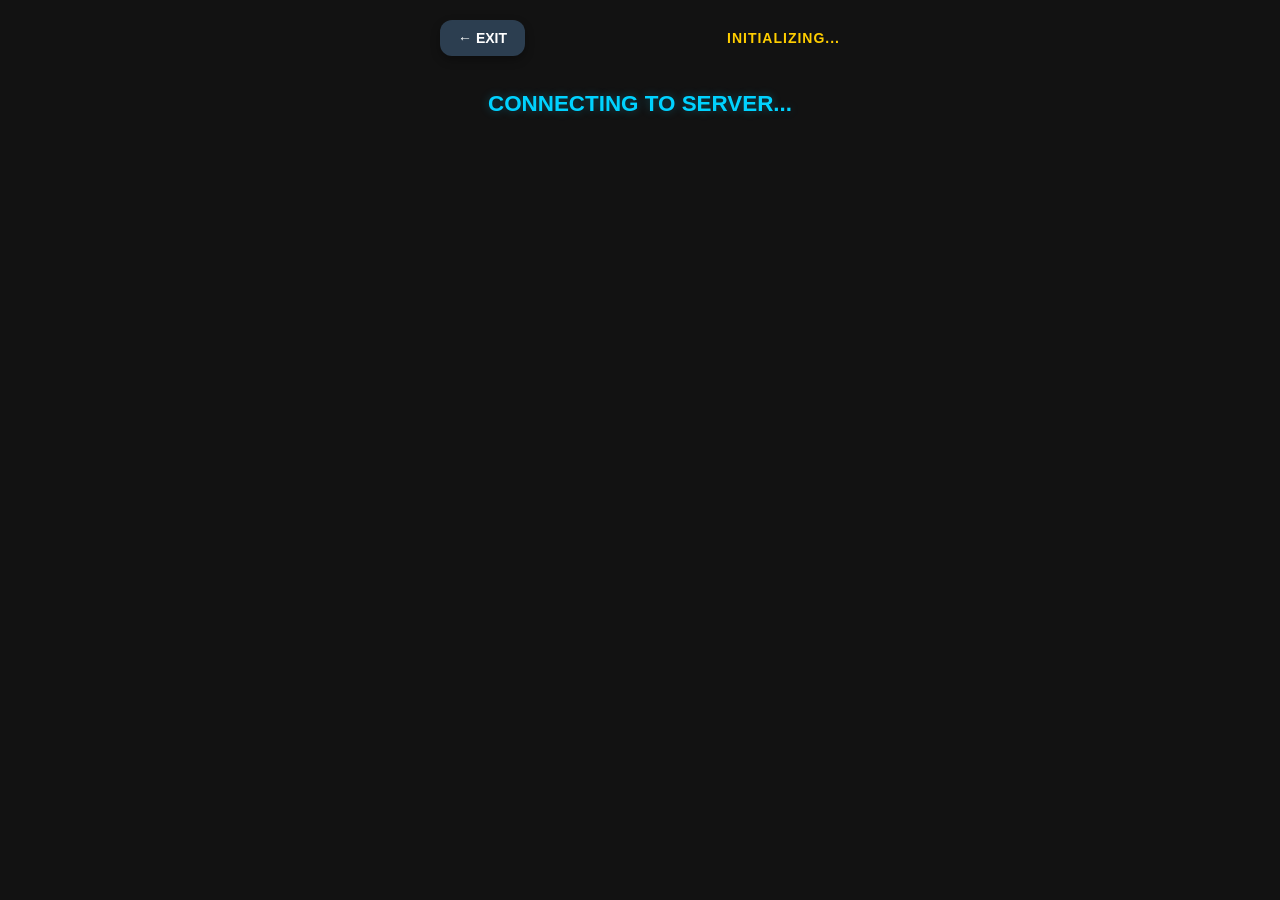
<file: tictactoe/online.html>
<!DOCTYPE html>
<html lang="en">
<head>
    <meta charset="UTF-8">
    <meta name="viewport" content="width=device-width, initial-scale=1.0">
    <title>Tic Tac Toe - Online Multiplayer</title>
    <style>
        body { font-family: 'Segoe UI', Tahoma, Geneva, Verdana, sans-serif; background: #121212; color: white; text-align: center; margin: 0; padding: 10px; }
        .nav-bar { display: flex; justify-content: space-between; align-items: center; max-width: 400px; margin: 0 auto; padding: 10px; }
        .back-btn { background: #2c3e50; color: white; border: none; padding: 10px 18px; border-radius: 12px; text-decoration: none; font-size: 14px; font-weight: bold; box-shadow: 0 4px 10px rgba(0,0,0,0.3); }
        
        #status { font-size: 1.4rem; margin: 25px 0; font-weight: bold; color: #00d2ff; min-height: 40px; text-shadow: 0 0 10px rgba(0,210,255,0.3); }
        
        .board { display: grid; grid-template-columns: repeat(3, 1fr); gap: 12px; max-width: 320px; margin: 0 auto; background: #222; padding: 15px; border-radius: 20px; box-shadow: 0 10px 30px rgba(0,0,0,0.5); }
        .cell { width: 90px; height: 90px; background: #1a1a1a; border-radius: 15px; display: flex; align-items: center; justify-content: center; font-size: 2.8rem; font-weight: 900; cursor: pointer; transition: 0.2s; border: 1px solid #333; }
        .cell.x { color: #ff6b6b; text-shadow: 0 0 15px #ff6b6b; }
        .cell.o { color: #00d2ff; text-shadow: 0 0 15px #00d2ff; }
        
        /* Win Animation */
        .cell.winner { background: #00d2ff !important; color: #121212 !important; box-shadow: 0 0 25px #00d2ff; animation: pulse 1s infinite; }
        @keyframes pulse { 0% { transform: scale(1); } 50% { transform: scale(1.05); } 100% { transform: scale(1); } }

        .restart-btn { margin-top: 35px; background: #ffce00; color: #121212; border: none; padding: 14px 35px; border-radius: 12px; font-weight: bold; cursor: pointer; font-size: 16px; transition: 0.3s; box-shadow: 0 5px 15px rgba(255,206,0,0.2); }
        .restart-btn:active { transform: scale(0.95); }
        
        #player-type { color: #ffce00; font-size: 14px; font-weight: bold; letter-spacing: 1px; }
        #room-display { margin-top: 25px; font-size: 12px; color: #666; font-weight: bold; letter-spacing: 2px; }
    </style>
</head>
<body>

    <div class="nav-bar">
        <a href="../tichome.html" class="back-btn">← EXIT</a>
        <span id="player-type">INITIALIZING...</span>
    </div>

    <div id="status">CONNECTING TO SERVER...</div>
</file>
